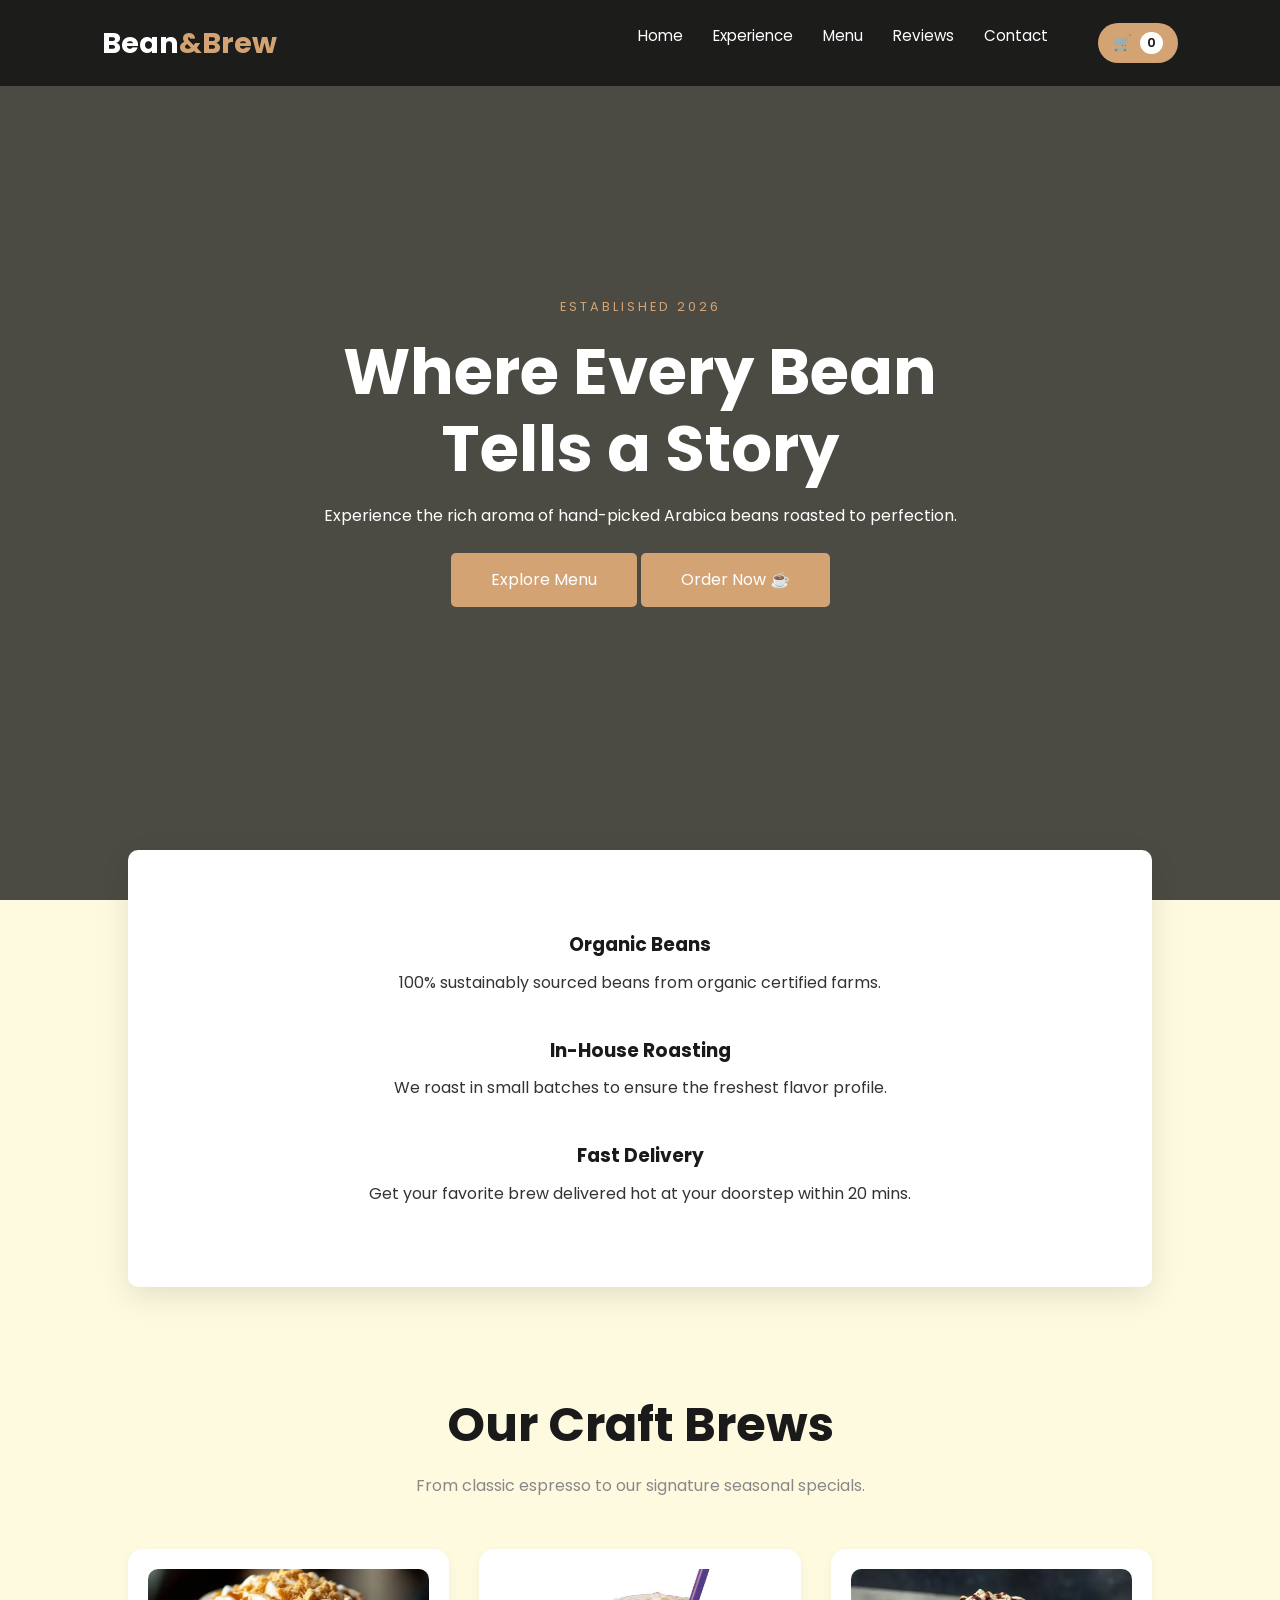
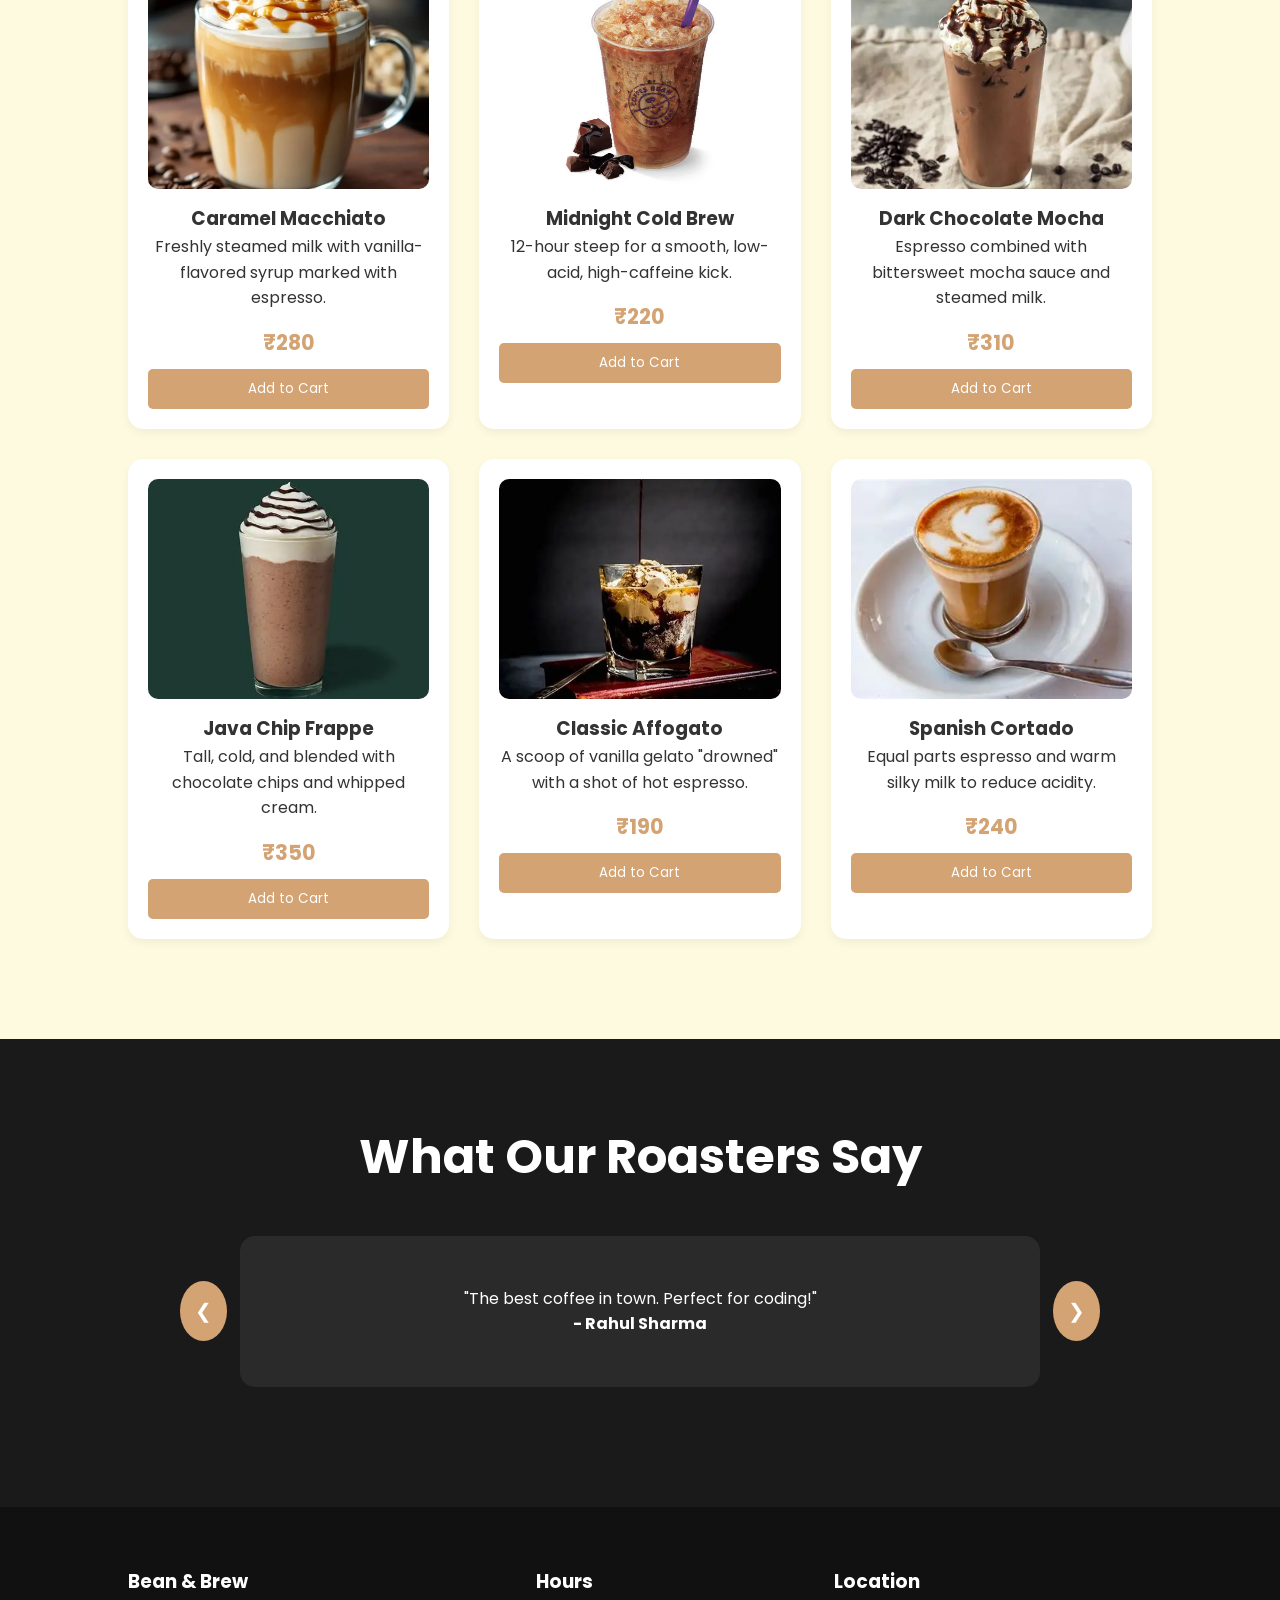
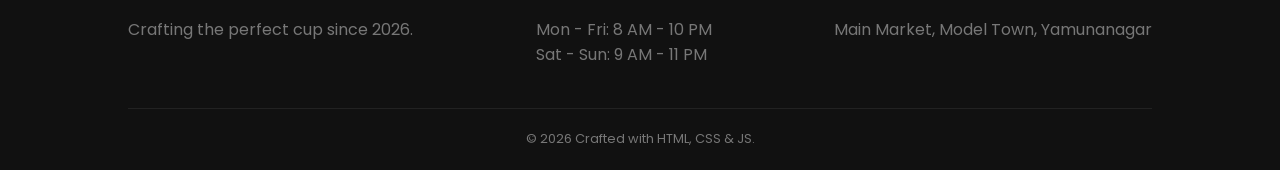
<file: index.html>
<!DOCTYPE html>
<html lang="en">
<head>
    <meta charset="UTF-8">
    <meta name="viewport" content="width=device-width, initial-scale=1.0">
    <title>Bean & Brew | The Ultimate Coffee Experience</title>
    <link rel="stylesheet" href="style.css">
    <link href="https://fonts.googleapis.com/css2?family=Poppins:wght@300;400;600;700&display=swap" rel="stylesheet">
</head>
<body>

    <header>
        <nav class="navbar">
            <div class="logo">Bean<span>&Brew</span></div>
            <div class="menu-toggle" id="menu-toggle">☰</div>
            <ul class="nav-links" id="nav-links">
                <li><a href="#home">Home</a></li>
                <li><a href="#features">Experience</a></li>
                <li><a href="#menu">Menu</a></li>
                <li><a href="#testimonials">Reviews</a></li>
                <li><a href="#contact">Contact</a></li>
                <li class="nav-cart-wrapper">
                    <a href="order.html" class="nav-cart">
                        🛒 <span id="cart-count">0</span>
                    </a>
                </li>
            </ul>
        </nav>
    </header>

    <section id="home" class="hero">
        <div class="hero-content">
            <span class="subtitle">ESTABLISHED 2026</span>
            <h1>Where Every Bean <br> Tells a Story</h1>
            <p>Experience the rich aroma of hand-picked Arabica beans roasted to perfection.</p>
            <div class="hero-btns">
                <a href="#menu" class="btn">Explore Menu</a>
                <a href="order.html" class="btn" target="_blank">Order Now ☕</a>
            </div>
        </div>
    </section>

    <section id="features" class="features">
        <div class="container">
            <div class="feature-card">
                <h3>Organic Beans</h3>
                <p>100% sustainably sourced beans from organic certified farms.</p>
            </div>
            <div class="feature-card">
                <h3>In-House Roasting</h3>
                <p>We roast in small batches to ensure the freshest flavor profile.</p>
            </div>
            <div class="feature-card">
                <h3>Fast Delivery</h3>
                <p>Get your favorite brew delivered hot at your doorstep within 20 mins.</p>
            </div>
        </div>
    </section>

    <section id="menu" class="menu-section">
        <h2 class="section-title">Our Craft Brews</h2>
        <p class="section-subtitle">From classic espresso to our signature seasonal specials.</p>
        
        <div class="menu-grid">
            <div class="menu-item">
                <div class="img-container">
                    <img src="caramel-macchiato.webp" alt="Latte">
                </div>
                <h3>Caramel Macchiato</h3>
                <p>Freshly steamed milk with vanilla-flavored syrup marked with espresso.</p>
                <span class="price">₹280</span>
                <button onclick="addToCart('Caramel Macchiato', 280)">Add to Cart</button>
            </div>
            <div class="menu-item">
                <div class="img-container">
                    <img src="Midnight Cold Brew.webp" alt="Cold Brew">
                </div>
                <h3>Midnight Cold Brew</h3>
                <p>12-hour steep for a smooth, low-acid, high-caffeine kick.</p>
                <span class="price">₹220</span>
                <button onclick="addToCart('Midnight Cold Brew', 220)">Add to Cart</button>
            </div>
            <div class="menu-item">
                <div class="img-container">
                    <img src="Dark Chocolate Mocha.webp" alt="Mocha">
                </div>
                <h3>Dark Chocolate Mocha</h3>
                <p>Espresso combined with bittersweet mocha sauce and steamed milk.</p>
                <span class="price">₹310</span>
                <button onclick="addToCart('Dark Chocolate Mocha', 310)">Add to Cart</button>
            </div>
            <div class="menu-item">
                <div class="img-container">
                    <img src="Java Chip Frappe.webp" alt="Frappe">
                </div>
                <h3>Java Chip Frappe</h3>
                <p>Tall, cold, and blended with chocolate chips and whipped cream.</p>
                <span class="price">₹350</span>
                <button onclick="addToCart('Java Chip Frappe', 350)">Add to Cart</button>
            </div>
            <div class="menu-item">
                <div class="img-container">
                    <img src="Classic Affogato.webp" alt="Affogato">
                </div>
                <h3>Classic Affogato</h3>
                <p>A scoop of vanilla gelato "drowned" with a shot of hot espresso.</p>
                <span class="price">₹190</span>
                <button onclick="addToCart('Classic Affogato', 190)">Add to Cart</button>
            </div>
            <div class="menu-item">
                <div class="img-container">
                    <img src="Spanish Cortado.webp" alt="Cortado">
                </div>
                <h3>Spanish Cortado</h3>
                <p>Equal parts espresso and warm silky milk to reduce acidity.</p>
                <span class="price">₹240</span>
                <button onclick="addToCart('Spanish Cortado', 240)">Add to Cart</button>
            </div>
        </div>
    </section>

    <section id="testimonials" class="testimonials">
        <h2 class="section-title" style="color: white;">What Our Roasters Say</h2>
        <div class="slider-container">
            <button class="slide-btn prev" onclick="moveSlide(-1)">&#10094;</button>
            <div class="slider-wrapper">
                <div class="testimonial-slider" id="testimonial-slider">
                    <div class="t-card"><p>"The best coffee in town. Perfect for coding!"</p><h4>- Rahul Sharma</h4></div>
                    <div class="t-card"><p>"Their Cold Brew is a game changer. Great vibes."</p><h4>- Sneha Kapoor</h4></div>
                    <div class="t-card"><p>"The aroma here is magical. Love the Cortado!"</p><h4>- Amit Verma</h4></div>
                    <div class="t-card"><p>"Fast delivery and still hot. Impressed!"</p><h4>- Priya Das</h4></div>
                </div>
            </div>
            <button class="slide-btn next" onclick="moveSlide(1)">&#10095;</button>
        </div>
    </section>

    <footer id="contact">
        <div class="footer-content">
            <div class="footer-box">
                <h3>Bean & Brew</h3>
                <p>Crafting the perfect cup since 2026.</p>
            </div>
            <div class="footer-box">
                <h3>Hours</h3>
                <p>Mon - Fri: 8 AM - 10 PM</p>
                <p>Sat - Sun: 9 AM - 11 PM</p>
            </div>
            <div class="footer-box">
                <h3>Location</h3>
                <p>Main Market, Model Town, Yamunanagar</p>
            </div>
        </div>
        <div class="footer-bottom">
            &copy; 2026 Crafted with HTML, CSS & JS.
        </div>
    </footer>

    <div id="popup" class="popup" style="display:none;">
        <div class="popup-content">
            <span id="closePopup" onclick="this.parentElement.parentElement.style.display='none'">&times;</span>
            <h2>🎉 Special Offer</h2>
            <p>Get 20% OFF on your first order!</p>
            <button onclick="window.location.href='order.html'">Order Now</button>
        </div>
    </div>
    <script src="style.js"></script>
</body>
</html>
</file>
<file: style.css>
:root {
    --primary: #d4a373;
    --dark: #1a1a1a;
    --light: #fefae0;
    --text: #333;
    --white: #ffffff;
}

* {
    margin: 0;
    padding: 0;
    box-sizing: border-box;
    font-family: 'Poppins', sans-serif;
    scroll-behavior: smooth;
}

body {
    background-color: var(--light);
    color: var(--text);
    line-height: 1.6;
}

/* Navbar - Centered logo and links */
header {
    background: rgba(26, 26, 26, 0.95);
    padding: 20px 8%;
    position: fixed;
    width: 100%;
    top: 0;
    z-index: 1000;
    backdrop-filter: blur(5px);
}

.navbar {
    display: flex;
    justify-content: space-between;
    align-items: center;
}

.logo {
    color: var(--white);
    font-size: 1.8rem;
    font-weight: 700;
}

.logo span { color: var(--primary); }

.nav-links { display: flex; list-style: none; }

.nav-links li a {
    color: var(--white);
    text-decoration: none;
    margin-left: 30px;
    font-size: 0.95rem;
    transition: 0.3s;
}

.nav-links li a:hover { color: var(--primary); }
/* Navbar Cart Styling */
.nav-cart-wrapper {
    margin-left: 20px;
}

.nav-cart {
    background: var(--primary);
    padding: 8px 15px;
    border-radius: 20px;
    color: white !important;
    font-weight: 600;
    display: flex;
    align-items: center;
    gap: 8px;
    transition: 0.3s;
}

.nav-cart:hover {
    background: #bc8a5f;
    transform: translateY(-2px);
}

#cart-count {
    background: white;
    color: var(--dark);
    font-size: 0.8rem;
    padding: 1px 7px;
    border-radius: 50%;
    min-width: 18px;
    text-align: center;
}

/* Mobile responsive check */
@media (max-width: 768px) {
    .nav-cart-wrapper {
        margin: 15px 0;
    }
    .nav-cart {
        justify-content: center;
        width: 120px;
        margin: 0 auto;
    }
}
/* menu bar */

.menu-toggle {
    display: none;
    font-size: 26px;
    color: white;
    cursor: pointer;
}

/* Mobile View */
@media (max-width: 768px) {

    .menu-toggle {
        display: block;
    }

    .nav-links {
        position: absolute;
        top: 70px;
        right: 0;
        background: #1a1a1a;
        width: 100%;
        flex-direction: column;
        text-align: center;
        padding: 20px 0;
    }

    .nav-links li {
        margin: 15px 0;
    }

    .nav-links.active {
        display: flex;
    }
}
/* Hero Section */
.hero {
    height: 100vh;
    background: linear-gradient(rgba(0,0,0,0.7), rgba(0,0,0,0.7)), 
                url('https://images.unsplash.com/photo-1447933601403-0c6688de566e?q=80&w=1600');
    background-size: cover;
    background-position: center;
    display: flex;
    align-items: center;
    justify-content: center;
    text-align: center;
    color: var(--white);
}

.subtitle { color: var(--primary); letter-spacing: 3px; font-size: 0.8rem; text-transform: uppercase; }

.hero-content h1 { font-size: 4rem; line-height: 1.2; margin: 15px 0; }

.btn {
    background: var(--primary);
    color: var(--white);
    padding: 14px 40px;
    text-decoration: none;
    border-radius: 5px;
    margin-top: 25px;
    display: inline-block;
    transition: 0.3s;
}

.btn:hover { background: #bc8a5f; }

/* Features Section */
.features {
    display: flex;
    justify-content: space-around;
    padding: 60px 10%;
    background: var(--white);
    margin: -50px auto 0;
    box-shadow: 0 10px 30px rgba(0,0,0,0.1);
    z-index: 10;
    position: relative;
    border-radius: 10px;
    width: 80%;
}

.feature-card { text-align: center; padding: 20px; }
.feature-card h3 { margin-bottom: 10px; color: var(--dark); }

/* Menu Section */
.menu-section { padding: 100px 10%; text-align: center; }
.section-title { font-size: 3rem; color: var(--dark); margin-bottom: 10px; }
.section-subtitle { color: #888; margin-bottom: 50px; }

.menu-grid {
    display: grid;
    grid-template-columns: repeat(auto-fit, minmax(280px, 1fr));
    gap: 30px;
}

.menu-item {
    background: var(--white);
    padding: 20px;
    border-radius: 15px;
    box-shadow: 0 4px 10px rgba(0,0,0,0.05);
    transition: 0.3s;
}

.menu-item:hover { transform: translateY(-5px); }

.img-container { height: 220px; overflow: hidden; border-radius: 10px; margin-bottom: 15px; }
.img-container img { width: 100%; height: 100%; object-fit: cover; }

.price { display: block; font-size: 1.3rem; font-weight: 700; color: var(--primary); margin-top: 15px; }

/* Testimonials */
.testimonials { background: var(--dark); color: var(--white); padding: 80px 10%; text-align: center; }
.testimonial-container { display: flex; gap: 20px; justify-content: center; margin-top: 40px; flex-wrap: wrap; }
.t-card { background: #2a2a2a; padding: 30px; border-radius: 10px; max-width: 400px; }

/* Slider Container */
.slider-container {
    position: relative;
    max-width: 800px;
    margin: 40px auto;
    display: flex;
    align-items: center;
}

.slider-wrapper {
    overflow: hidden; /* Yeh extra cards ko chhupa deta hai */
    width: 100%;
    border-radius: 15px;
}

.testimonial-slider {
    display: flex;
    transition: transform 0.5s ease-in-out; /* Smooth moving effect */
}

.t-card {
    min-width: 100%; /* Ek waqt mein ek hi card dikhega */
    background: #2a2a2a;
    padding: 50px 20px;
    box-sizing: border-box;
    text-align: center;
}

/* Buttons Styling */
.slide-btn {
    background: var(--primary);
    color: white;
    border: none;
    padding: 15px;
    cursor: pointer;
    font-size: 20px;
    border-radius: 50%;
    position: absolute;
    z-index: 10;
    transition: 0.3s;
}

.slide-btn:hover { background: #bc8a5f; }
.prev { left: -60px; }
.next { right: -60px; }

/* Mobile Responsive Buttons */
@media (max-width: 768px) {
    .prev { left: 10px; }
    .next { right: 10px; }
    .slide-btn { padding: 10px; font-size: 16px; opacity: 0.7; }
}
/* Footer */
footer { background: #111; color: #777; padding: 60px 10% 20px; }
.footer-content { display: flex; justify-content: space-between; flex-wrap: wrap; padding-bottom: 40px; gap: 30px; }
.footer-box h3 { color: var(--white); margin-bottom: 20px; }
.footer-bottom { text-align: center; padding-top: 20px; border-top: 1px solid #222; font-size: 0.8rem; }

/* Mobile View */
@media (max-width: 768px) {
    .nav-links { display: none; }
    .hero-content h1 { font-size: 2.8rem; }
    .features { flex-direction: column; width: 90%; margin-top: 20px; }
}
.popup {
    position: fixed;
    top: 0;
    left: 0;
    width: 100%;
    height: 100%;
    background: rgba(0,0,0,0.7);
    display: none;
    justify-content: center;
    align-items: center;
}

.popup-content {
    background: white;
    padding: 30px;
    border-radius: 10px;
    text-align: center;
}

#closePopup {
    float: right;
    cursor: pointer;
    font-size: 20px;
}
.menu-item button {
    margin-top: 10px;
    padding: 10px;
    width: 100%;
    border: none;
    background: var(--primary);
    color: white;
    border-radius: 5px;
    cursor: pointer;
}

.menu-item button:hover {
    background: #bc8a5f;
}
</file>
